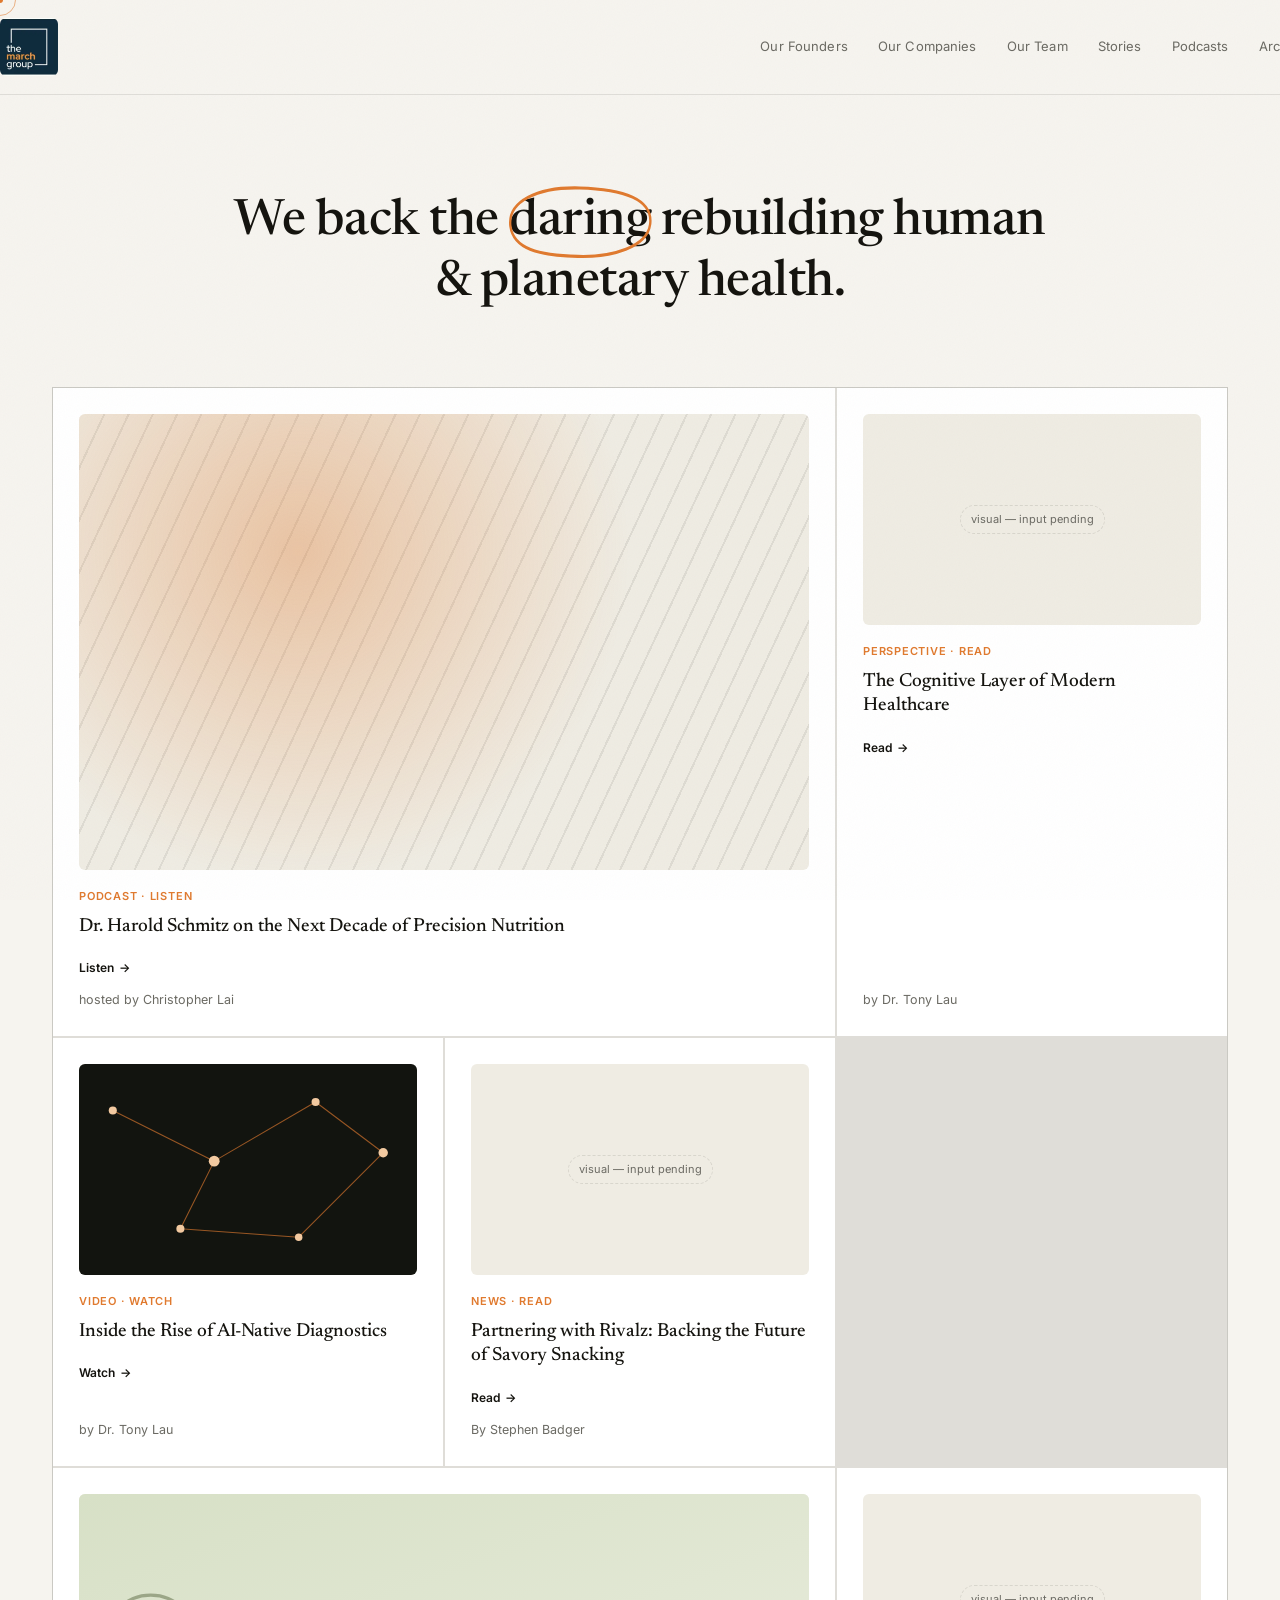
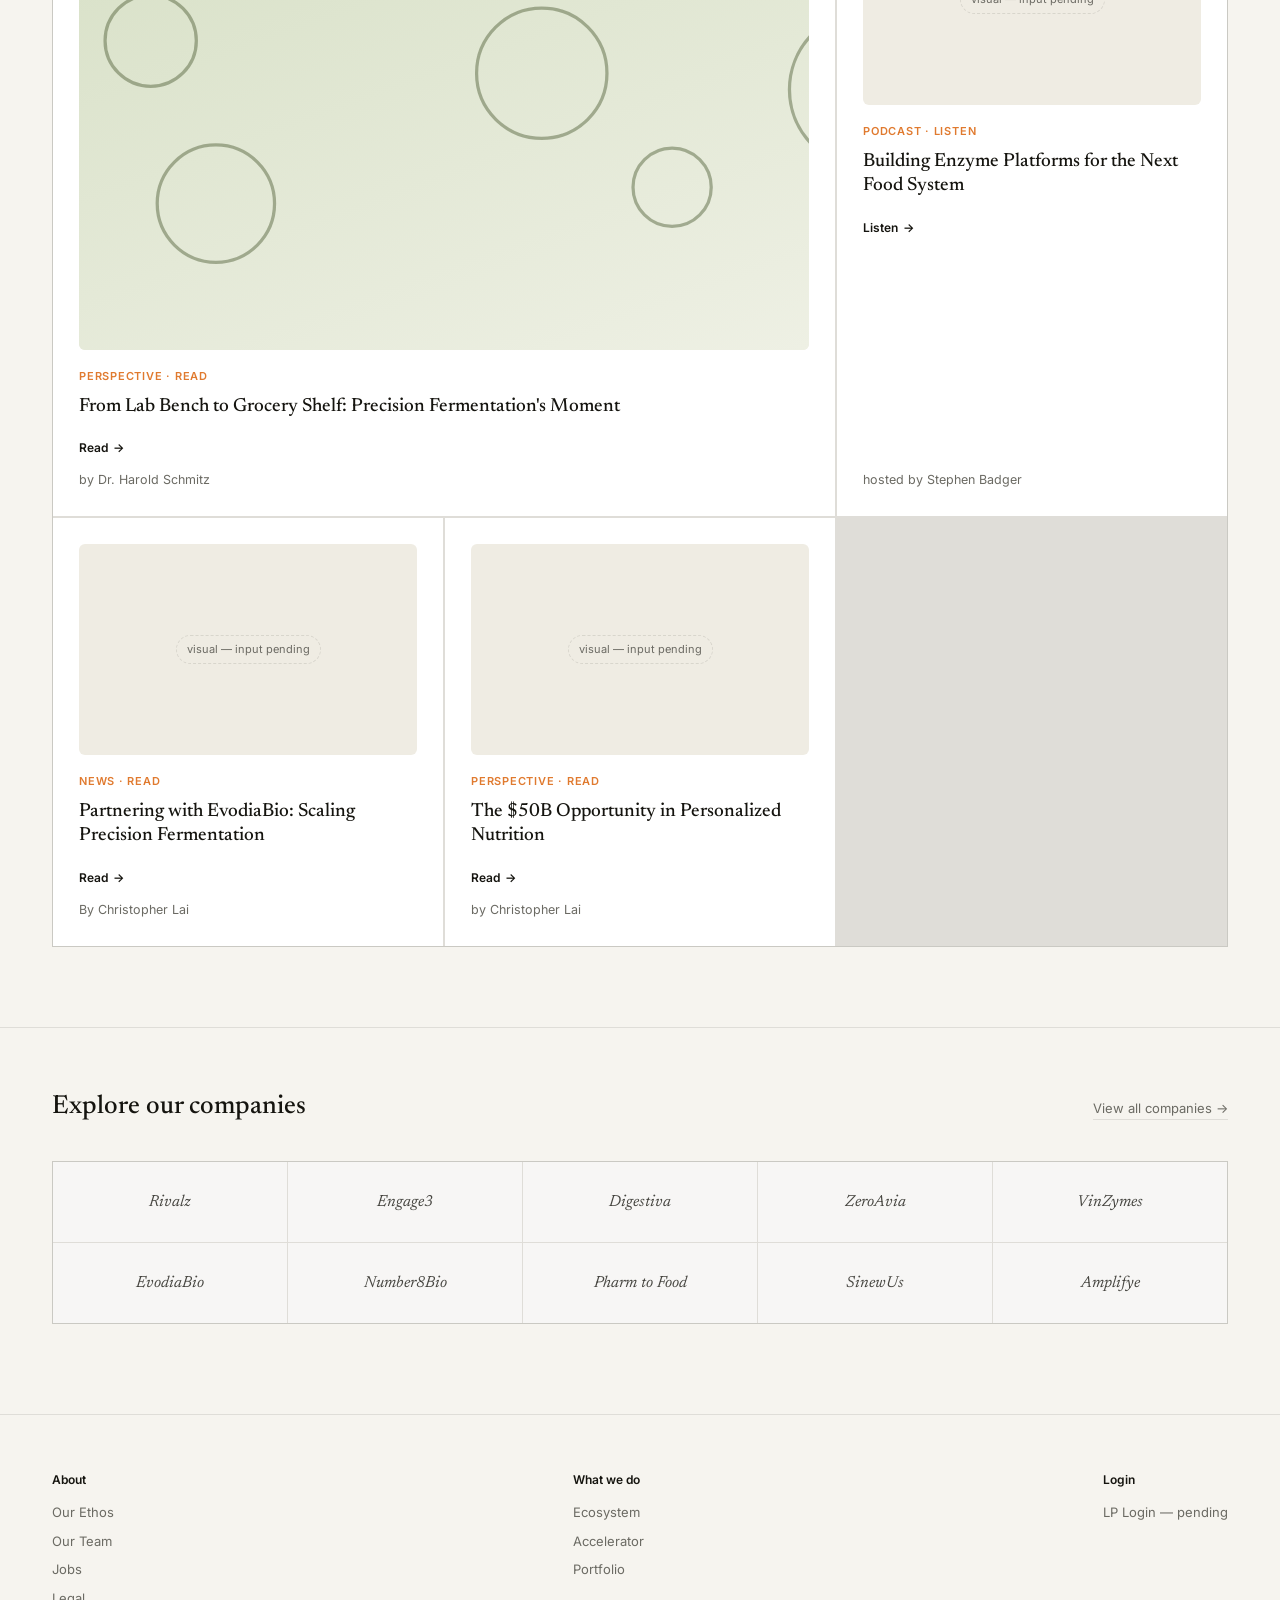
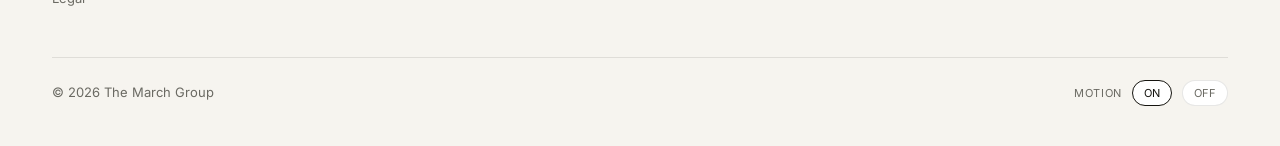
<file: index.html>
<!DOCTYPE html>
<html lang="en">
<head>
<meta charset="UTF-8">
<meta name="viewport" content="width=device-width, initial-scale=1, viewport-fit=cover">
<title>Home — The March Group</title>
<link rel="preconnect" href="https://fonts.googleapis.com">
<link rel="preconnect" href="https://fonts.gstatic.com" crossorigin>
<link href="https://fonts.googleapis.com/css2?family=Inter:wght@400;500;600;700&family=Newsreader:ital,wght@0,500;0,600;1,500&display=swap" rel="stylesheet">
<link rel="stylesheet" href="sequoia.css">
</head>
<body>
<div class="grain"></div>
<div class="cx-ring"></div>
<div class="cx-dot"></div>
<header>
  <div class="wrap navrow">
    <a href="index.html" class="logo"><img src="logo.png" alt="The March Group"></a>
    <nav>
      <a href="#" class="nav-mark">Our Founders<svg viewBox="0 0 200 80" preserveAspectRatio="none"><path d="M12,44 C8,20 46,6 100,7 C156,8 194,18 190,42 C186,64 142,74 98,73 C48,72 16,66 12,44 Z"/></svg></a>
      <a href="sq-portfolio.html" class="nav-mark">Our Companies<svg viewBox="0 0 200 80" preserveAspectRatio="none"><path d="M12,44 C8,20 46,6 100,7 C156,8 194,18 190,42 C186,64 142,74 98,73 C48,72 16,66 12,44 Z"/></svg></a>
      <a href="sq-team.html" class="nav-mark">Our Team<svg viewBox="0 0 200 80" preserveAspectRatio="none"><path d="M12,44 C8,20 46,6 100,7 C156,8 194,18 190,42 C186,64 142,74 98,73 C48,72 16,66 12,44 Z"/></svg></a>
      <a href="index.html#stories" class="nav-mark">Stories<svg viewBox="0 0 200 80" preserveAspectRatio="none"><path d="M12,44 C8,20 46,6 100,7 C156,8 194,18 190,42 C186,64 142,74 98,73 C48,72 16,66 12,44 Z"/></svg></a>
      <a href="#" class="nav-mark">Podcasts<svg viewBox="0 0 200 80" preserveAspectRatio="none"><path d="M12,44 C8,20 46,6 100,7 C156,8 194,18 190,42 C186,64 142,74 98,73 C48,72 16,66 12,44 Z"/></svg></a>
      <a href="#" class="nav-mark">Arc<svg viewBox="0 0 200 80" preserveAspectRatio="none"><path d="M12,44 C8,20 46,6 100,7 C156,8 194,18 190,42 C186,64 142,74 98,73 C48,72 16,66 12,44 Z"/></svg></a>
    </nav>
  </div>
</header>
<section class="hero">
  <div class="wrap">
    <h1 data-float="-16">We back the <span class="circle-mark">daring<svg viewBox="0 0 200 80" preserveAspectRatio="none"><path d="M12,44 C8,20 46,6 100,7 C156,8 194,18 190,42 C186,64 142,74 98,73 C48,72 16,66 12,44 Z"/></svg></span> rebuilding human &amp; planetary health.</h1>
  </div>
</section>

<section class="grid-wrap" id="stories">
  <div class="wrap">
    <div class="sgrid">
      <div class="scard span2 reveal">
        <div class="thumb"><div class="viz viz-nutrition"></div></div>
        <div class="tag">Podcast · Listen</div>
        <h3>Dr. Harold Schmitz on the Next Decade of Precision Nutrition</h3>
        <div class="cta">Listen</div>
        <div class="byline">hosted by Christopher Lai</div>
      </div>
      <div class="scard reveal">
        <div class="thumb pending"><span>visual — input pending</span></div>
        <div class="tag">Perspective · Read</div>
        <h3>The Cognitive Layer of Modern Healthcare</h3>
        <div class="cta">Read</div>
        <div class="byline">by Dr. Tony Lau</div>
      </div>
      <div class="scard reveal">
        <div class="thumb"><div class="viz viz-ai"><svg viewBox="0 0 200 130" preserveAspectRatio="xMidYMid slice"><g stroke="#e07a2f" stroke-width="0.6" opacity="0.65"><line x1="20" y1="30" x2="80" y2="60"/><line x1="80" y1="60" x2="140" y2="25"/><line x1="80" y1="60" x2="60" y2="100"/><line x1="140" y1="25" x2="180" y2="55"/><line x1="60" y1="100" x2="130" y2="105"/><line x1="130" y1="105" x2="180" y2="55"/></g><g fill="#f2c9a0"><circle cx="20" cy="30" r="2.4"/><circle cx="80" cy="60" r="3.2"/><circle cx="140" cy="25" r="2.4"/><circle cx="60" cy="100" r="2.4"/><circle cx="180" cy="55" r="2.8"/><circle cx="130" cy="105" r="2.2"/></g></svg></div></div>
        <div class="tag">Video · Watch</div>
        <h3>Inside the Rise of AI-Native Diagnostics</h3>
        <div class="cta">Watch</div>
        <div class="byline">by Dr. Tony Lau</div>
      </div>
      <div class="scard reveal">
        <div class="thumb pending"><span>visual — input pending</span></div>
        <div class="tag">News · Read</div>
        <h3>Partnering with Rivalz: Backing the Future of Savory Snacking</h3>
        <div class="cta">Read</div>
        <div class="byline">By Stephen Badger</div>
      </div>
      <div class="scard span2 reveal">
        <div class="thumb"><div class="viz viz-food"><svg viewBox="0 0 400 140" preserveAspectRatio="xMidYMid slice"><g fill="none" stroke="#5c6b45" stroke-width="1" opacity="0.5"><circle cx="60" cy="70" r="26"/><circle cx="110" cy="45" r="14"/><circle cx="130" cy="95" r="18"/><circle cx="230" cy="55" r="20"/><circle cx="270" cy="90" r="12"/><circle cx="330" cy="60" r="24"/></g></svg></div></div>
        <div class="tag">Perspective · Read</div>
        <h3>From Lab Bench to Grocery Shelf: Precision Fermentation's Moment</h3>
        <div class="cta">Read</div>
        <div class="byline">by Dr. Harold Schmitz</div>
      </div>
      <div class="scard reveal">
        <div class="thumb pending"><span>visual — input pending</span></div>
        <div class="tag">Podcast · Listen</div>
        <h3>Building Enzyme Platforms for the Next Food System</h3>
        <div class="cta">Listen</div>
        <div class="byline">hosted by Stephen Badger</div>
      </div>
      <div class="scard reveal">
        <div class="thumb pending"><span>visual — input pending</span></div>
        <div class="tag">News · Read</div>
        <h3>Partnering with EvodiaBio: Scaling Precision Fermentation</h3>
        <div class="cta">Read</div>
        <div class="byline">By Christopher Lai</div>
      </div>
      <div class="scard reveal">
        <div class="thumb pending"><span>visual — input pending</span></div>
        <div class="tag">Perspective · Read</div>
        <h3>The $50B Opportunity in Personalized Nutrition</h3>
        <div class="cta">Read</div>
        <div class="byline">by Christopher Lai</div>
      </div>
    </div>
  </div>
</section>

<section class="pband">
  <div class="wrap">
    <div class="head reveal">
      <h2>Explore our companies</h2>
      <a href="sq-portfolio.html">View all companies →</a>
    </div>
    <div class="wordmarks reveal">
      <span>Rivalz</span><span>Engage3</span><span>Digestiva</span><span>ZeroAvia</span><span>VinZymes</span>
      <span>EvodiaBio</span><span>Number8Bio</span><span>Pharm to Food</span><span>SinewUs</span><span>Amplifye</span>
    </div>
  </div>
</section>
<footer>
  <div class="wrap">
    <div class="fcols">
      <div class="fcol">
        <h5>About</h5>
        <a href="#">Our Ethos</a>
        <a href="sq-team.html">Our Team</a>
        <a href="#">Jobs</a>
        <a href="#">Legal</a>
      </div>
      <div class="fcol">
        <h5>What we do</h5>
        <a href="sq-ecosystem.html">Ecosystem</a>
        <a href="sq-accelerator.html">Accelerator</a>
        <a href="sq-portfolio.html">Portfolio</a>
      </div>
      <div class="fcol">
        <h5>Login</h5>
        <a href="#">LP Login — pending</a>
      </div>
    </div>
    <div class="fbottom">
      <span>© 2026 The March Group</span>
      <div class="motion-toggle">
        MOTION
        <button id="motionOn" class="active">ON</button>
        <button id="motionOff">OFF</button>
      </div>
    </div>
  </div>
</footer>
<script src="sequoia.js"></script>
</body>
</html>
</file>
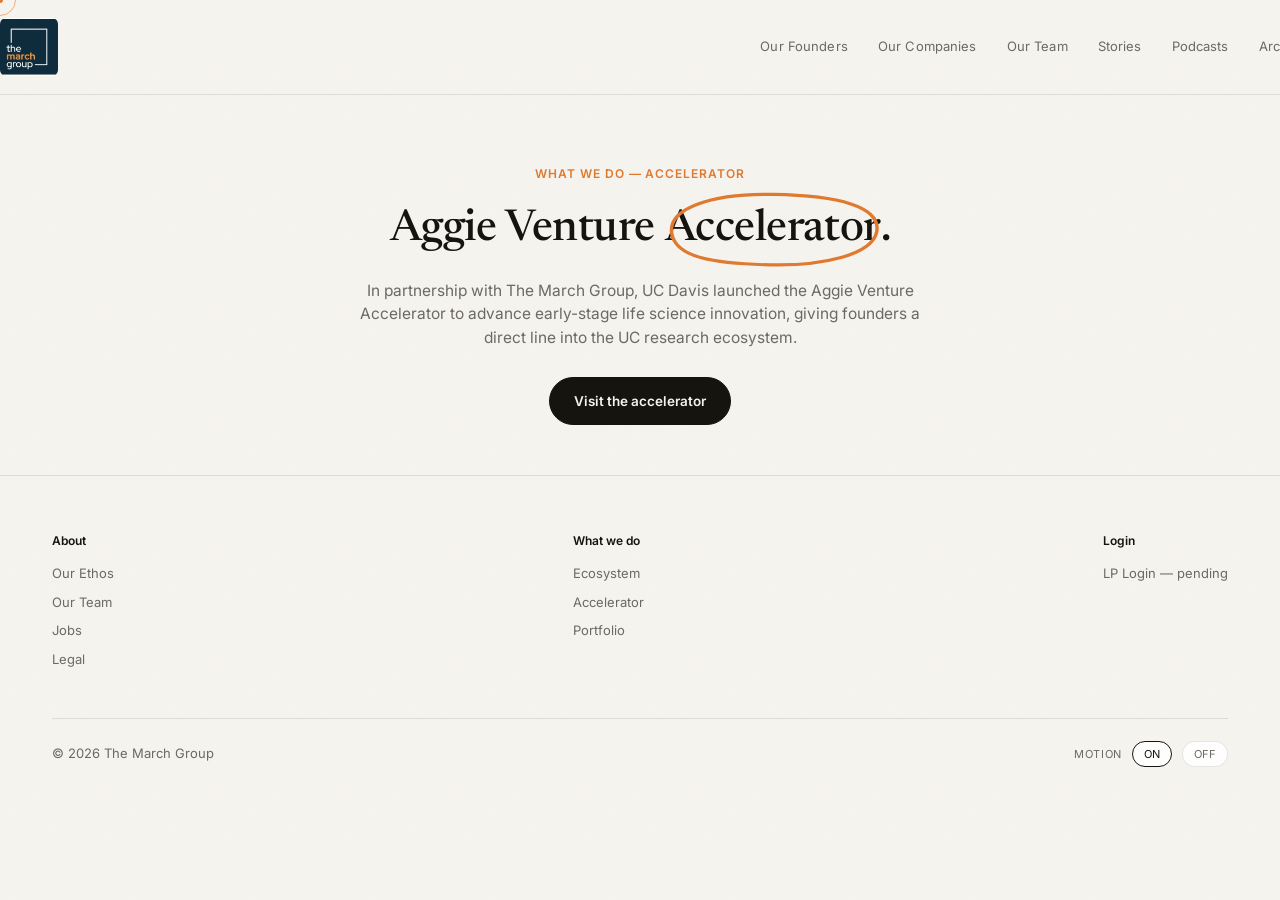
<file: sq-accelerator.html>
<!DOCTYPE html>
<html lang="en">
<head>
<meta charset="UTF-8">
<meta name="viewport" content="width=device-width, initial-scale=1, viewport-fit=cover">
<title>Accelerator — The March Group</title>
<link rel="preconnect" href="https://fonts.googleapis.com">
<link rel="preconnect" href="https://fonts.gstatic.com" crossorigin>
<link href="https://fonts.googleapis.com/css2?family=Inter:wght@400;500;600;700&family=Newsreader:ital,wght@0,500;0,600;1,500&display=swap" rel="stylesheet">
<link rel="stylesheet" href="sequoia.css">
</head>
<body>
<div class="grain"></div>
<div class="cx-ring"></div>
<div class="cx-dot"></div>
<header>
  <div class="wrap navrow">
    <a href="index.html" class="logo"><img src="logo.png" alt="The March Group"></a>
    <nav>
      <a href="#" class="nav-mark">Our Founders<svg viewBox="0 0 200 80" preserveAspectRatio="none"><path d="M12,44 C8,20 46,6 100,7 C156,8 194,18 190,42 C186,64 142,74 98,73 C48,72 16,66 12,44 Z"/></svg></a>
      <a href="sq-portfolio.html" class="nav-mark">Our Companies<svg viewBox="0 0 200 80" preserveAspectRatio="none"><path d="M12,44 C8,20 46,6 100,7 C156,8 194,18 190,42 C186,64 142,74 98,73 C48,72 16,66 12,44 Z"/></svg></a>
      <a href="sq-team.html" class="nav-mark">Our Team<svg viewBox="0 0 200 80" preserveAspectRatio="none"><path d="M12,44 C8,20 46,6 100,7 C156,8 194,18 190,42 C186,64 142,74 98,73 C48,72 16,66 12,44 Z"/></svg></a>
      <a href="index.html#stories" class="nav-mark">Stories<svg viewBox="0 0 200 80" preserveAspectRatio="none"><path d="M12,44 C8,20 46,6 100,7 C156,8 194,18 190,42 C186,64 142,74 98,73 C48,72 16,66 12,44 Z"/></svg></a>
      <a href="#" class="nav-mark">Podcasts<svg viewBox="0 0 200 80" preserveAspectRatio="none"><path d="M12,44 C8,20 46,6 100,7 C156,8 194,18 190,42 C186,64 142,74 98,73 C48,72 16,66 12,44 Z"/></svg></a>
      <a href="#" class="nav-mark">Arc<svg viewBox="0 0 200 80" preserveAspectRatio="none"><path d="M12,44 C8,20 46,6 100,7 C156,8 194,18 190,42 C186,64 142,74 98,73 C48,72 16,66 12,44 Z"/></svg></a>
    </nav>
  </div>
</header>
<section class="pagehead">
  <div class="wrap reveal">
    <div class="kicker">What we do — Accelerator</div>
    <h1 data-float="-10">Aggie Venture <span class="circle-mark">Accelerator<svg viewBox="0 0 200 80" preserveAspectRatio="none"><path d="M12,44 C8,20 46,6 100,7 C156,8 194,18 190,42 C186,64 142,74 98,73 C48,72 16,66 12,44 Z"/></svg></span>.</h1>
    <p>In partnership with The March Group, UC Davis launched the Aggie Venture Accelerator to advance early-stage life science innovation, giving founders a direct line into the UC research ecosystem.</p>
    <div style="margin-top:28px;">
      <a href="https://iedo.ucdavis.edu/aggie-venture-accelerator" target="_blank" class="btn btn-primary magnetic">Visit the accelerator</a>
    </div>
  </div>
</section>
<footer>
  <div class="wrap">
    <div class="fcols">
      <div class="fcol">
        <h5>About</h5>
        <a href="#">Our Ethos</a>
        <a href="sq-team.html">Our Team</a>
        <a href="#">Jobs</a>
        <a href="#">Legal</a>
      </div>
      <div class="fcol">
        <h5>What we do</h5>
        <a href="sq-ecosystem.html">Ecosystem</a>
        <a href="sq-accelerator.html">Accelerator</a>
        <a href="sq-portfolio.html">Portfolio</a>
      </div>
      <div class="fcol">
        <h5>Login</h5>
        <a href="#">LP Login — pending</a>
      </div>
    </div>
    <div class="fbottom">
      <span>© 2026 The March Group</span>
      <div class="motion-toggle">
        MOTION
        <button id="motionOn" class="active">ON</button>
        <button id="motionOff">OFF</button>
      </div>
    </div>
  </div>
</footer>
<script src="sequoia.js"></script>
</body>
</html>
</file>
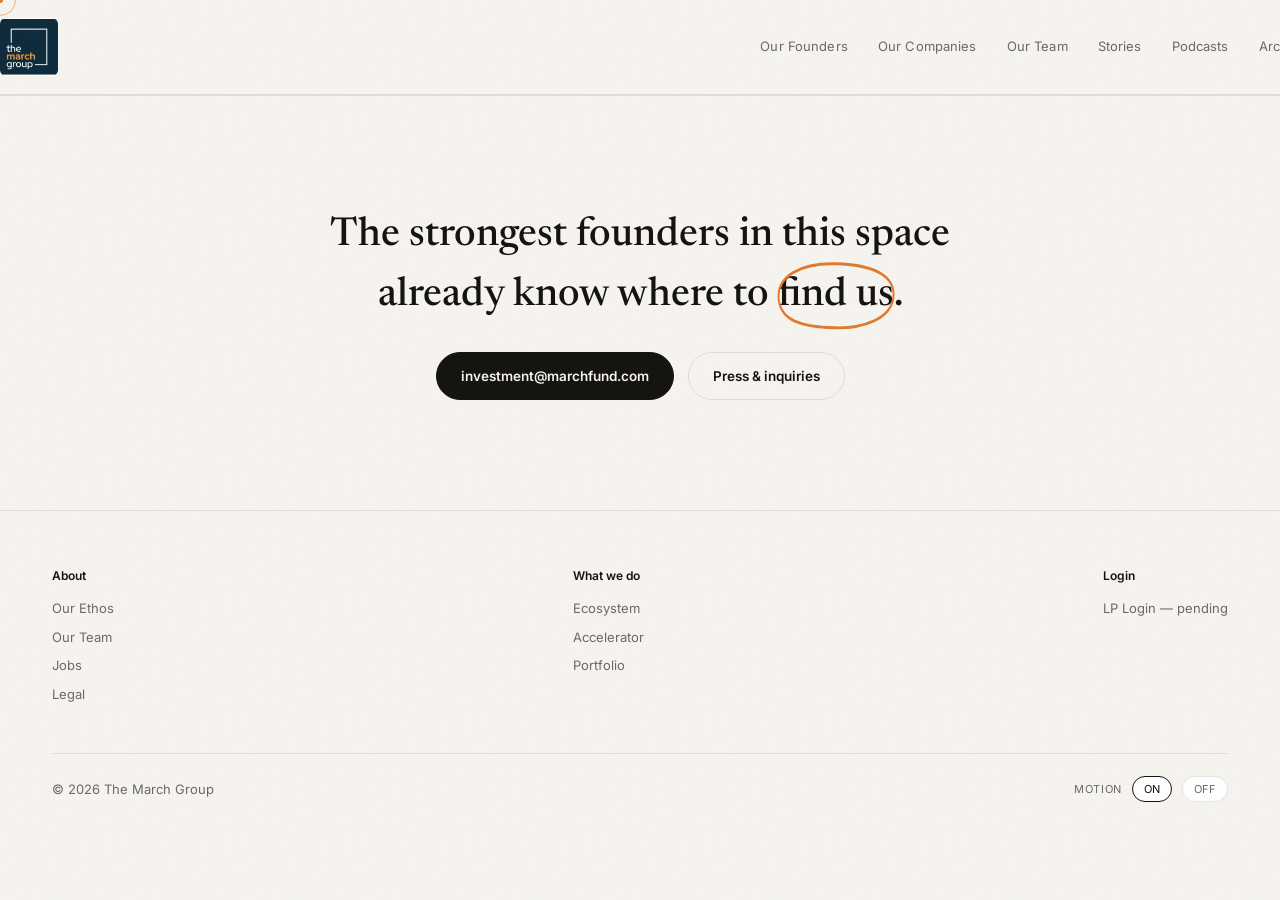
<file: sq-contact.html>
<!DOCTYPE html>
<html lang="en">
<head>
<meta charset="UTF-8">
<meta name="viewport" content="width=device-width, initial-scale=1, viewport-fit=cover">
<title>Contact — The March Group</title>
<link rel="preconnect" href="https://fonts.googleapis.com">
<link rel="preconnect" href="https://fonts.gstatic.com" crossorigin>
<link href="https://fonts.googleapis.com/css2?family=Inter:wght@400;500;600;700&family=Newsreader:ital,wght@0,500;0,600;1,500&display=swap" rel="stylesheet">
<link rel="stylesheet" href="sequoia.css">
</head>
<body>
<div class="grain"></div>
<div class="cx-ring"></div>
<div class="cx-dot"></div>
<header>
  <div class="wrap navrow">
    <a href="index.html" class="logo"><img src="logo.png" alt="The March Group"></a>
    <nav>
      <a href="#" class="nav-mark">Our Founders<svg viewBox="0 0 200 80" preserveAspectRatio="none"><path d="M12,44 C8,20 46,6 100,7 C156,8 194,18 190,42 C186,64 142,74 98,73 C48,72 16,66 12,44 Z"/></svg></a>
      <a href="sq-portfolio.html" class="nav-mark">Our Companies<svg viewBox="0 0 200 80" preserveAspectRatio="none"><path d="M12,44 C8,20 46,6 100,7 C156,8 194,18 190,42 C186,64 142,74 98,73 C48,72 16,66 12,44 Z"/></svg></a>
      <a href="sq-team.html" class="nav-mark">Our Team<svg viewBox="0 0 200 80" preserveAspectRatio="none"><path d="M12,44 C8,20 46,6 100,7 C156,8 194,18 190,42 C186,64 142,74 98,73 C48,72 16,66 12,44 Z"/></svg></a>
      <a href="index.html#stories" class="nav-mark">Stories<svg viewBox="0 0 200 80" preserveAspectRatio="none"><path d="M12,44 C8,20 46,6 100,7 C156,8 194,18 190,42 C186,64 142,74 98,73 C48,72 16,66 12,44 Z"/></svg></a>
      <a href="#" class="nav-mark">Podcasts<svg viewBox="0 0 200 80" preserveAspectRatio="none"><path d="M12,44 C8,20 46,6 100,7 C156,8 194,18 190,42 C186,64 142,74 98,73 C48,72 16,66 12,44 Z"/></svg></a>
      <a href="#" class="nav-mark">Arc<svg viewBox="0 0 200 80" preserveAspectRatio="none"><path d="M12,44 C8,20 46,6 100,7 C156,8 194,18 190,42 C186,64 142,74 98,73 C48,72 16,66 12,44 Z"/></svg></a>
    </nav>
  </div>
</header>
<section class="cta-sec">
  <div class="wrap reveal">
    <h2>The strongest founders in this space already know where to <span class="circle-mark">find us<svg viewBox="0 0 200 80" preserveAspectRatio="none"><path d="M12,44 C8,20 46,6 100,7 C156,8 194,18 190,42 C186,64 142,74 98,73 C48,72 16,66 12,44 Z"/></svg></span>.</h2>
    <div style="display:flex; gap:14px; justify-content:center; flex-wrap:wrap;">
      <a href="mailto:investment@marchfund.com" class="btn btn-primary magnetic">investment@marchfund.com</a>
      <a href="mailto:contact@marchfund.com" class="btn btn-ghost magnetic">Press &amp; inquiries</a>
    </div>
  </div>
</section>
<footer>
  <div class="wrap">
    <div class="fcols">
      <div class="fcol">
        <h5>About</h5>
        <a href="#">Our Ethos</a>
        <a href="sq-team.html">Our Team</a>
        <a href="#">Jobs</a>
        <a href="#">Legal</a>
      </div>
      <div class="fcol">
        <h5>What we do</h5>
        <a href="sq-ecosystem.html">Ecosystem</a>
        <a href="sq-accelerator.html">Accelerator</a>
        <a href="sq-portfolio.html">Portfolio</a>
      </div>
      <div class="fcol">
        <h5>Login</h5>
        <a href="#">LP Login — pending</a>
      </div>
    </div>
    <div class="fbottom">
      <span>© 2026 The March Group</span>
      <div class="motion-toggle">
        MOTION
        <button id="motionOn" class="active">ON</button>
        <button id="motionOff">OFF</button>
      </div>
    </div>
  </div>
</footer>
<script src="sequoia.js"></script>
</body>
</html>
</file>
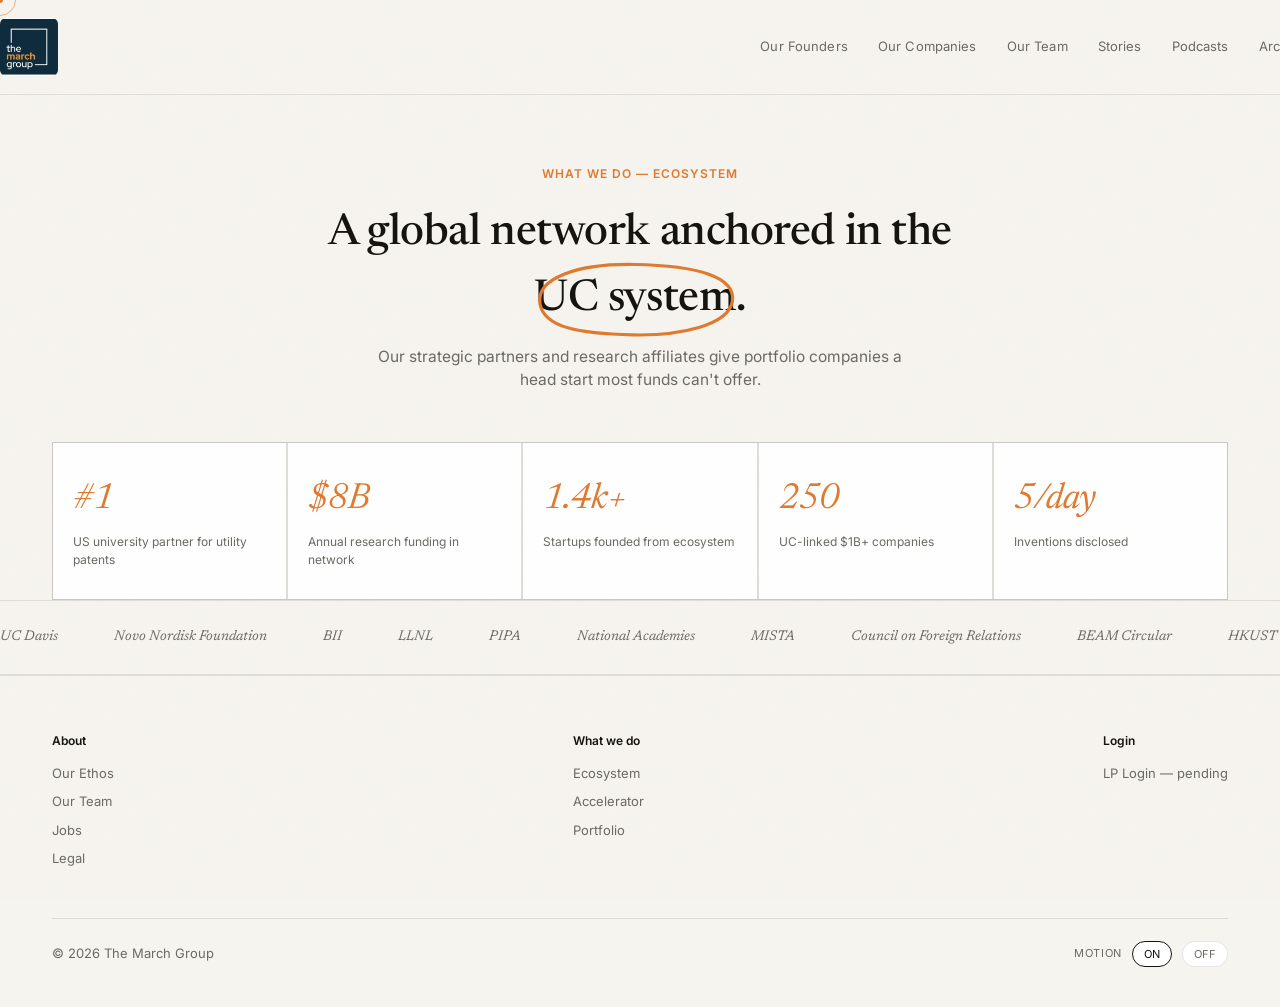
<file: sq-ecosystem.html>
<!DOCTYPE html>
<html lang="en">
<head>
<meta charset="UTF-8">
<meta name="viewport" content="width=device-width, initial-scale=1, viewport-fit=cover">
<title>Ecosystem — The March Group</title>
<link rel="preconnect" href="https://fonts.googleapis.com">
<link rel="preconnect" href="https://fonts.gstatic.com" crossorigin>
<link href="https://fonts.googleapis.com/css2?family=Inter:wght@400;500;600;700&family=Newsreader:ital,wght@0,500;0,600;1,500&display=swap" rel="stylesheet">
<link rel="stylesheet" href="sequoia.css">
</head>
<body>
<div class="grain"></div>
<div class="cx-ring"></div>
<div class="cx-dot"></div>
<header>
  <div class="wrap navrow">
    <a href="index.html" class="logo"><img src="logo.png" alt="The March Group"></a>
    <nav>
      <a href="#" class="nav-mark">Our Founders<svg viewBox="0 0 200 80" preserveAspectRatio="none"><path d="M12,44 C8,20 46,6 100,7 C156,8 194,18 190,42 C186,64 142,74 98,73 C48,72 16,66 12,44 Z"/></svg></a>
      <a href="sq-portfolio.html" class="nav-mark">Our Companies<svg viewBox="0 0 200 80" preserveAspectRatio="none"><path d="M12,44 C8,20 46,6 100,7 C156,8 194,18 190,42 C186,64 142,74 98,73 C48,72 16,66 12,44 Z"/></svg></a>
      <a href="sq-team.html" class="nav-mark">Our Team<svg viewBox="0 0 200 80" preserveAspectRatio="none"><path d="M12,44 C8,20 46,6 100,7 C156,8 194,18 190,42 C186,64 142,74 98,73 C48,72 16,66 12,44 Z"/></svg></a>
      <a href="index.html#stories" class="nav-mark">Stories<svg viewBox="0 0 200 80" preserveAspectRatio="none"><path d="M12,44 C8,20 46,6 100,7 C156,8 194,18 190,42 C186,64 142,74 98,73 C48,72 16,66 12,44 Z"/></svg></a>
      <a href="#" class="nav-mark">Podcasts<svg viewBox="0 0 200 80" preserveAspectRatio="none"><path d="M12,44 C8,20 46,6 100,7 C156,8 194,18 190,42 C186,64 142,74 98,73 C48,72 16,66 12,44 Z"/></svg></a>
      <a href="#" class="nav-mark">Arc<svg viewBox="0 0 200 80" preserveAspectRatio="none"><path d="M12,44 C8,20 46,6 100,7 C156,8 194,18 190,42 C186,64 142,74 98,73 C48,72 16,66 12,44 Z"/></svg></a>
    </nav>
  </div>
</header>
<section class="pagehead">
  <div class="wrap reveal">
    <div class="kicker">What we do — Ecosystem</div>
    <h1 data-float="-10">A global network anchored in the <span class="circle-mark">UC system<svg viewBox="0 0 200 80" preserveAspectRatio="none"><path d="M12,44 C8,20 46,6 100,7 C156,8 194,18 190,42 C186,64 142,74 98,73 C48,72 16,66 12,44 Z"/></svg></span>.</h1>
    <p>Our strategic partners and research affiliates give portfolio companies a head start most funds can't offer.</p>
  </div>
</section>
<section style="border-top:none; padding-top:0;">
  <div class="wrap">
    <div class="stats5 reveal">
      <div class="stat-item"><div class="num">#1</div><div class="lbl">US university partner for utility patents</div></div>
      <div class="stat-item"><div class="num">$8B</div><div class="lbl">Annual research funding in network</div></div>
      <div class="stat-item"><div class="num">1.4k+</div><div class="lbl">Startups founded from ecosystem</div></div>
      <div class="stat-item"><div class="num">250</div><div class="lbl">UC-linked $1B+ companies</div></div>
      <div class="stat-item"><div class="num">5/day</div><div class="lbl">Inventions disclosed</div></div>
    </div>
  </div>
</section>
<div class="marquee-wrap">
  <div class="marquee">
    <span>UC Davis</span><span>Novo Nordisk Foundation</span><span>BII</span><span>LLNL</span><span>PIPA</span><span>National Academies</span><span>MISTA</span><span>Council on Foreign Relations</span><span>BEAM Circular</span><span>HKUST</span>
    <span>UC Davis</span><span>Novo Nordisk Foundation</span><span>BII</span><span>LLNL</span><span>PIPA</span><span>National Academies</span><span>MISTA</span><span>Council on Foreign Relations</span><span>BEAM Circular</span><span>HKUST</span>
  </div>
</div>
<footer>
  <div class="wrap">
    <div class="fcols">
      <div class="fcol">
        <h5>About</h5>
        <a href="#">Our Ethos</a>
        <a href="sq-team.html">Our Team</a>
        <a href="#">Jobs</a>
        <a href="#">Legal</a>
      </div>
      <div class="fcol">
        <h5>What we do</h5>
        <a href="sq-ecosystem.html">Ecosystem</a>
        <a href="sq-accelerator.html">Accelerator</a>
        <a href="sq-portfolio.html">Portfolio</a>
      </div>
      <div class="fcol">
        <h5>Login</h5>
        <a href="#">LP Login — pending</a>
      </div>
    </div>
    <div class="fbottom">
      <span>© 2026 The March Group</span>
      <div class="motion-toggle">
        MOTION
        <button id="motionOn" class="active">ON</button>
        <button id="motionOff">OFF</button>
      </div>
    </div>
  </div>
</footer>
<script src="sequoia.js"></script>
</body>
</html>
</file>
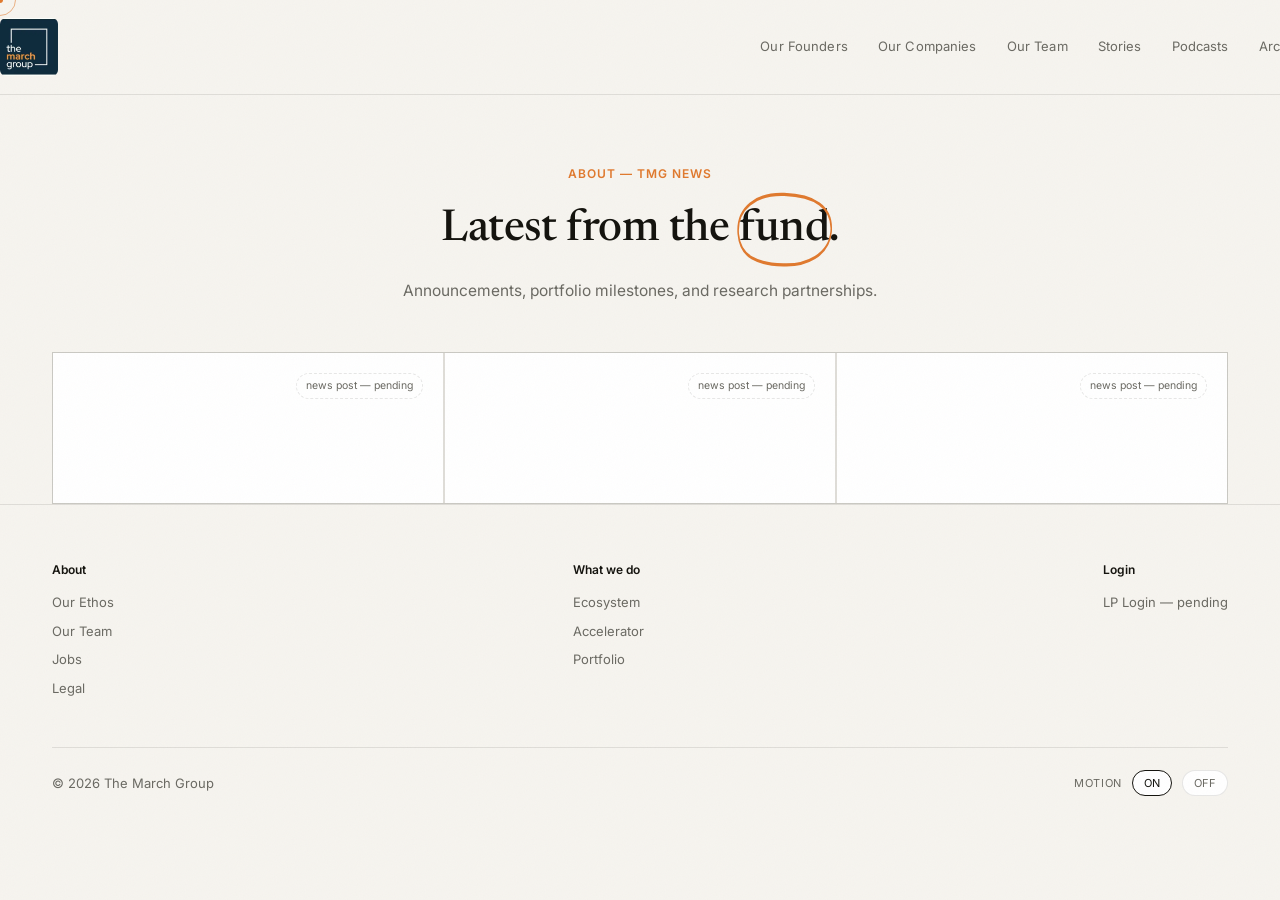
<file: sq-news.html>
<!DOCTYPE html>
<html lang="en">
<head>
<meta charset="UTF-8">
<meta name="viewport" content="width=device-width, initial-scale=1, viewport-fit=cover">
<title>TMG News — The March Group</title>
<link rel="preconnect" href="https://fonts.googleapis.com">
<link rel="preconnect" href="https://fonts.gstatic.com" crossorigin>
<link href="https://fonts.googleapis.com/css2?family=Inter:wght@400;500;600;700&family=Newsreader:ital,wght@0,500;0,600;1,500&display=swap" rel="stylesheet">
<link rel="stylesheet" href="sequoia.css">
</head>
<body>
<div class="grain"></div>
<div class="cx-ring"></div>
<div class="cx-dot"></div>
<header>
  <div class="wrap navrow">
    <a href="index.html" class="logo"><img src="logo.png" alt="The March Group"></a>
    <nav>
      <a href="#" class="nav-mark">Our Founders<svg viewBox="0 0 200 80" preserveAspectRatio="none"><path d="M12,44 C8,20 46,6 100,7 C156,8 194,18 190,42 C186,64 142,74 98,73 C48,72 16,66 12,44 Z"/></svg></a>
      <a href="sq-portfolio.html" class="nav-mark">Our Companies<svg viewBox="0 0 200 80" preserveAspectRatio="none"><path d="M12,44 C8,20 46,6 100,7 C156,8 194,18 190,42 C186,64 142,74 98,73 C48,72 16,66 12,44 Z"/></svg></a>
      <a href="sq-team.html" class="nav-mark">Our Team<svg viewBox="0 0 200 80" preserveAspectRatio="none"><path d="M12,44 C8,20 46,6 100,7 C156,8 194,18 190,42 C186,64 142,74 98,73 C48,72 16,66 12,44 Z"/></svg></a>
      <a href="index.html#stories" class="nav-mark">Stories<svg viewBox="0 0 200 80" preserveAspectRatio="none"><path d="M12,44 C8,20 46,6 100,7 C156,8 194,18 190,42 C186,64 142,74 98,73 C48,72 16,66 12,44 Z"/></svg></a>
      <a href="#" class="nav-mark">Podcasts<svg viewBox="0 0 200 80" preserveAspectRatio="none"><path d="M12,44 C8,20 46,6 100,7 C156,8 194,18 190,42 C186,64 142,74 98,73 C48,72 16,66 12,44 Z"/></svg></a>
      <a href="#" class="nav-mark">Arc<svg viewBox="0 0 200 80" preserveAspectRatio="none"><path d="M12,44 C8,20 46,6 100,7 C156,8 194,18 190,42 C186,64 142,74 98,73 C48,72 16,66 12,44 Z"/></svg></a>
    </nav>
  </div>
</header>
<section class="pagehead">
  <div class="wrap reveal">
    <div class="kicker">About — TMG News</div>
    <h1 data-float="-10">Latest from the <span class="circle-mark">fund<svg viewBox="0 0 200 80" preserveAspectRatio="none"><path d="M12,44 C8,20 46,6 100,7 C156,8 194,18 190,42 C186,64 142,74 98,73 C48,72 16,66 12,44 Z"/></svg></span>.</h1>
    <p>Announcements, portfolio milestones, and research partnerships.</p>
  </div>
</section>
<section style="border-top:none; padding-top:0;">
  <div class="wrap">
    <div class="cards3 reveal">
      <div class="card-item"><div class="pend">news post — pending</div><h4>&nbsp;</h4></div>
      <div class="card-item"><div class="pend">news post — pending</div><h4>&nbsp;</h4></div>
      <div class="card-item"><div class="pend">news post — pending</div><h4>&nbsp;</h4></div>
    </div>
  </div>
</section>
<footer>
  <div class="wrap">
    <div class="fcols">
      <div class="fcol">
        <h5>About</h5>
        <a href="#">Our Ethos</a>
        <a href="sq-team.html">Our Team</a>
        <a href="#">Jobs</a>
        <a href="#">Legal</a>
      </div>
      <div class="fcol">
        <h5>What we do</h5>
        <a href="sq-ecosystem.html">Ecosystem</a>
        <a href="sq-accelerator.html">Accelerator</a>
        <a href="sq-portfolio.html">Portfolio</a>
      </div>
      <div class="fcol">
        <h5>Login</h5>
        <a href="#">LP Login — pending</a>
      </div>
    </div>
    <div class="fbottom">
      <span>© 2026 The March Group</span>
      <div class="motion-toggle">
        MOTION
        <button id="motionOn" class="active">ON</button>
        <button id="motionOff">OFF</button>
      </div>
    </div>
  </div>
</footer>
<script src="sequoia.js"></script>
</body>
</html>
</file>
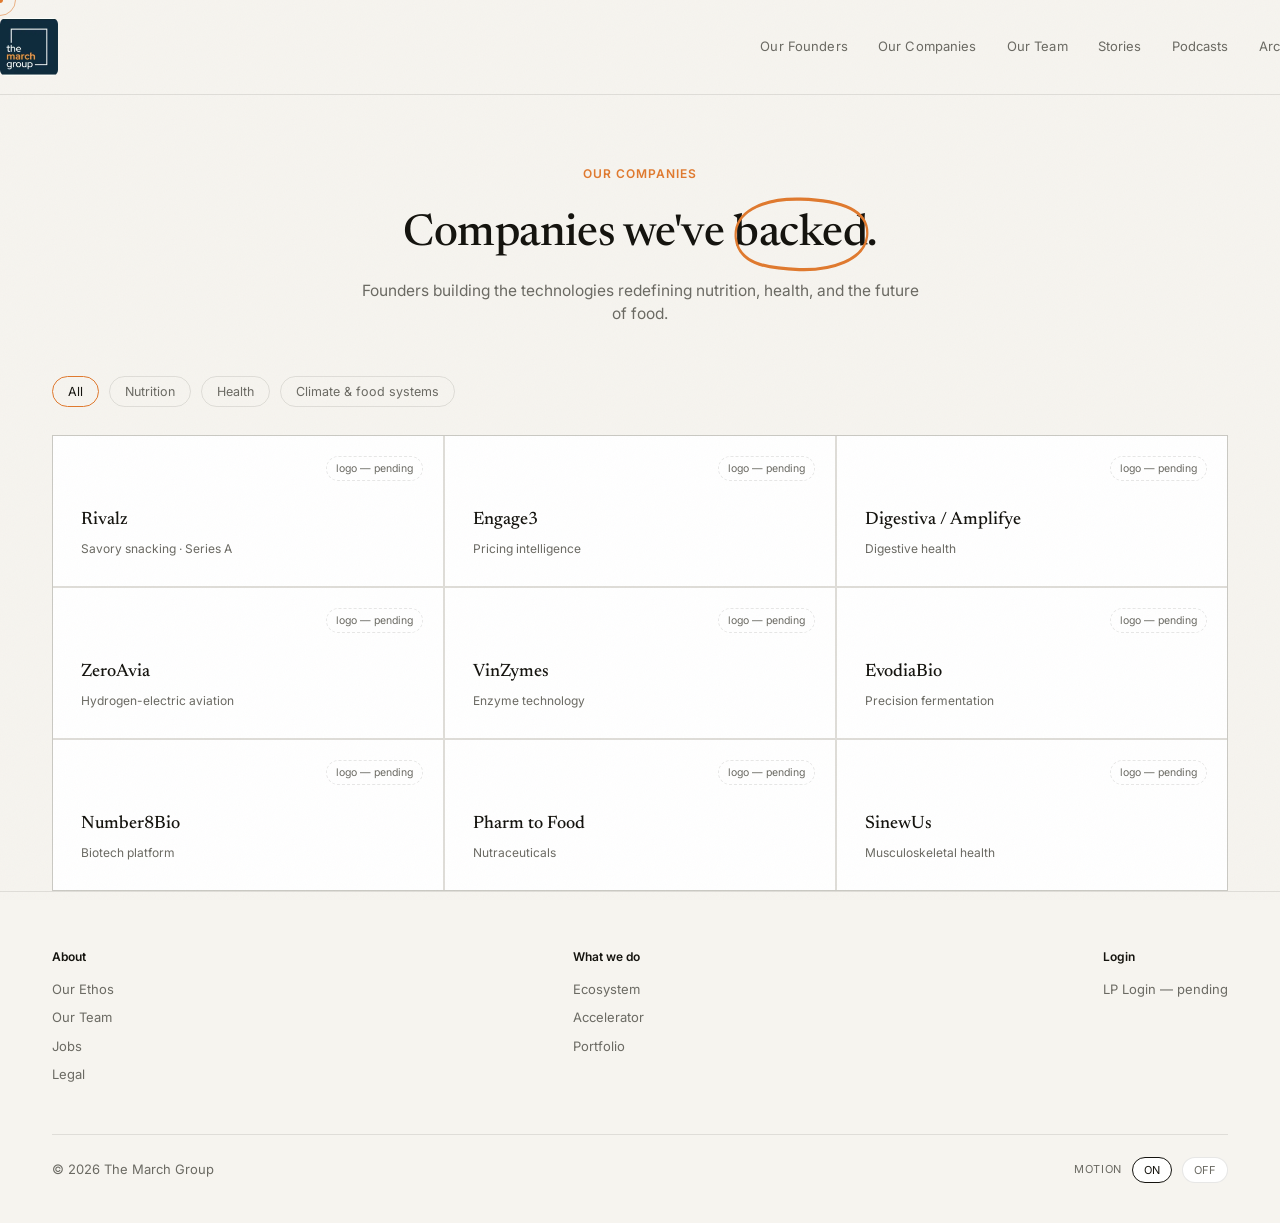
<file: sq-portfolio.html>
<!DOCTYPE html>
<html lang="en">
<head>
<meta charset="UTF-8">
<meta name="viewport" content="width=device-width, initial-scale=1, viewport-fit=cover">
<title>Our Companies — The March Group</title>
<link rel="preconnect" href="https://fonts.googleapis.com">
<link rel="preconnect" href="https://fonts.gstatic.com" crossorigin>
<link href="https://fonts.googleapis.com/css2?family=Inter:wght@400;500;600;700&family=Newsreader:ital,wght@0,500;0,600;1,500&display=swap" rel="stylesheet">
<link rel="stylesheet" href="sequoia.css">
</head>
<body>
<div class="grain"></div>
<div class="cx-ring"></div>
<div class="cx-dot"></div>
<header>
  <div class="wrap navrow">
    <a href="index.html" class="logo"><img src="logo.png" alt="The March Group"></a>
    <nav>
      <a href="#" class="nav-mark">Our Founders<svg viewBox="0 0 200 80" preserveAspectRatio="none"><path d="M12,44 C8,20 46,6 100,7 C156,8 194,18 190,42 C186,64 142,74 98,73 C48,72 16,66 12,44 Z"/></svg></a>
      <a href="sq-portfolio.html" class="nav-mark">Our Companies<svg viewBox="0 0 200 80" preserveAspectRatio="none"><path d="M12,44 C8,20 46,6 100,7 C156,8 194,18 190,42 C186,64 142,74 98,73 C48,72 16,66 12,44 Z"/></svg></a>
      <a href="sq-team.html" class="nav-mark">Our Team<svg viewBox="0 0 200 80" preserveAspectRatio="none"><path d="M12,44 C8,20 46,6 100,7 C156,8 194,18 190,42 C186,64 142,74 98,73 C48,72 16,66 12,44 Z"/></svg></a>
      <a href="index.html#stories" class="nav-mark">Stories<svg viewBox="0 0 200 80" preserveAspectRatio="none"><path d="M12,44 C8,20 46,6 100,7 C156,8 194,18 190,42 C186,64 142,74 98,73 C48,72 16,66 12,44 Z"/></svg></a>
      <a href="#" class="nav-mark">Podcasts<svg viewBox="0 0 200 80" preserveAspectRatio="none"><path d="M12,44 C8,20 46,6 100,7 C156,8 194,18 190,42 C186,64 142,74 98,73 C48,72 16,66 12,44 Z"/></svg></a>
      <a href="#" class="nav-mark">Arc<svg viewBox="0 0 200 80" preserveAspectRatio="none"><path d="M12,44 C8,20 46,6 100,7 C156,8 194,18 190,42 C186,64 142,74 98,73 C48,72 16,66 12,44 Z"/></svg></a>
    </nav>
  </div>
</header>
<section class="pagehead">
  <div class="wrap reveal">
    <div class="kicker">Our Companies</div>
    <h1 data-float="-10">Companies we've <span class="circle-mark">backed<svg viewBox="0 0 200 80" preserveAspectRatio="none"><path d="M12,44 C8,20 46,6 100,7 C156,8 194,18 190,42 C186,64 142,74 98,73 C48,72 16,66 12,44 Z"/></svg></span>.</h1>
    <p>Founders building the technologies redefining nutrition, health, and the future of food.</p>
  </div>
</section>
<section style="border-top:none; padding-top:0;">
  <div class="wrap">
    <div class="pfilter reveal">
      <button class="active" data-f="all">All</button>
      <button data-f="nutrition">Nutrition</button>
      <button data-f="health">Health</button>
      <button data-f="climate">Climate &amp; food systems</button>
    </div>
    <div class="cards3 reveal">
      <div class="card-item" data-c="nutrition"><div class="pend">logo — pending</div><h4>Rivalz</h4><div class="tag2">Savory snacking · Series A</div></div>
      <div class="card-item" data-c="health"><div class="pend">logo — pending</div><h4>Engage3</h4><div class="tag2">Pricing intelligence</div></div>
      <div class="card-item" data-c="nutrition"><div class="pend">logo — pending</div><h4>Digestiva / Amplifye</h4><div class="tag2">Digestive health</div></div>
      <div class="card-item" data-c="climate"><div class="pend">logo — pending</div><h4>ZeroAvia</h4><div class="tag2">Hydrogen-electric aviation</div></div>
      <div class="card-item" data-c="climate"><div class="pend">logo — pending</div><h4>VinZymes</h4><div class="tag2">Enzyme technology</div></div>
      <div class="card-item" data-c="climate"><div class="pend">logo — pending</div><h4>EvodiaBio</h4><div class="tag2">Precision fermentation</div></div>
      <div class="card-item" data-c="health"><div class="pend">logo — pending</div><h4>Number8Bio</h4><div class="tag2">Biotech platform</div></div>
      <div class="card-item" data-c="nutrition"><div class="pend">logo — pending</div><h4>Pharm to Food</h4><div class="tag2">Nutraceuticals</div></div>
      <div class="card-item" data-c="health"><div class="pend">logo — pending</div><h4>SinewUs</h4><div class="tag2">Musculoskeletal health</div></div>
    </div>
  </div>
</section>
<footer>
  <div class="wrap">
    <div class="fcols">
      <div class="fcol">
        <h5>About</h5>
        <a href="#">Our Ethos</a>
        <a href="sq-team.html">Our Team</a>
        <a href="#">Jobs</a>
        <a href="#">Legal</a>
      </div>
      <div class="fcol">
        <h5>What we do</h5>
        <a href="sq-ecosystem.html">Ecosystem</a>
        <a href="sq-accelerator.html">Accelerator</a>
        <a href="sq-portfolio.html">Portfolio</a>
      </div>
      <div class="fcol">
        <h5>Login</h5>
        <a href="#">LP Login — pending</a>
      </div>
    </div>
    <div class="fbottom">
      <span>© 2026 The March Group</span>
      <div class="motion-toggle">
        MOTION
        <button id="motionOn" class="active">ON</button>
        <button id="motionOff">OFF</button>
      </div>
    </div>
  </div>
</footer>
<script src="sequoia.js"></script>
</body>
</html>
</file>
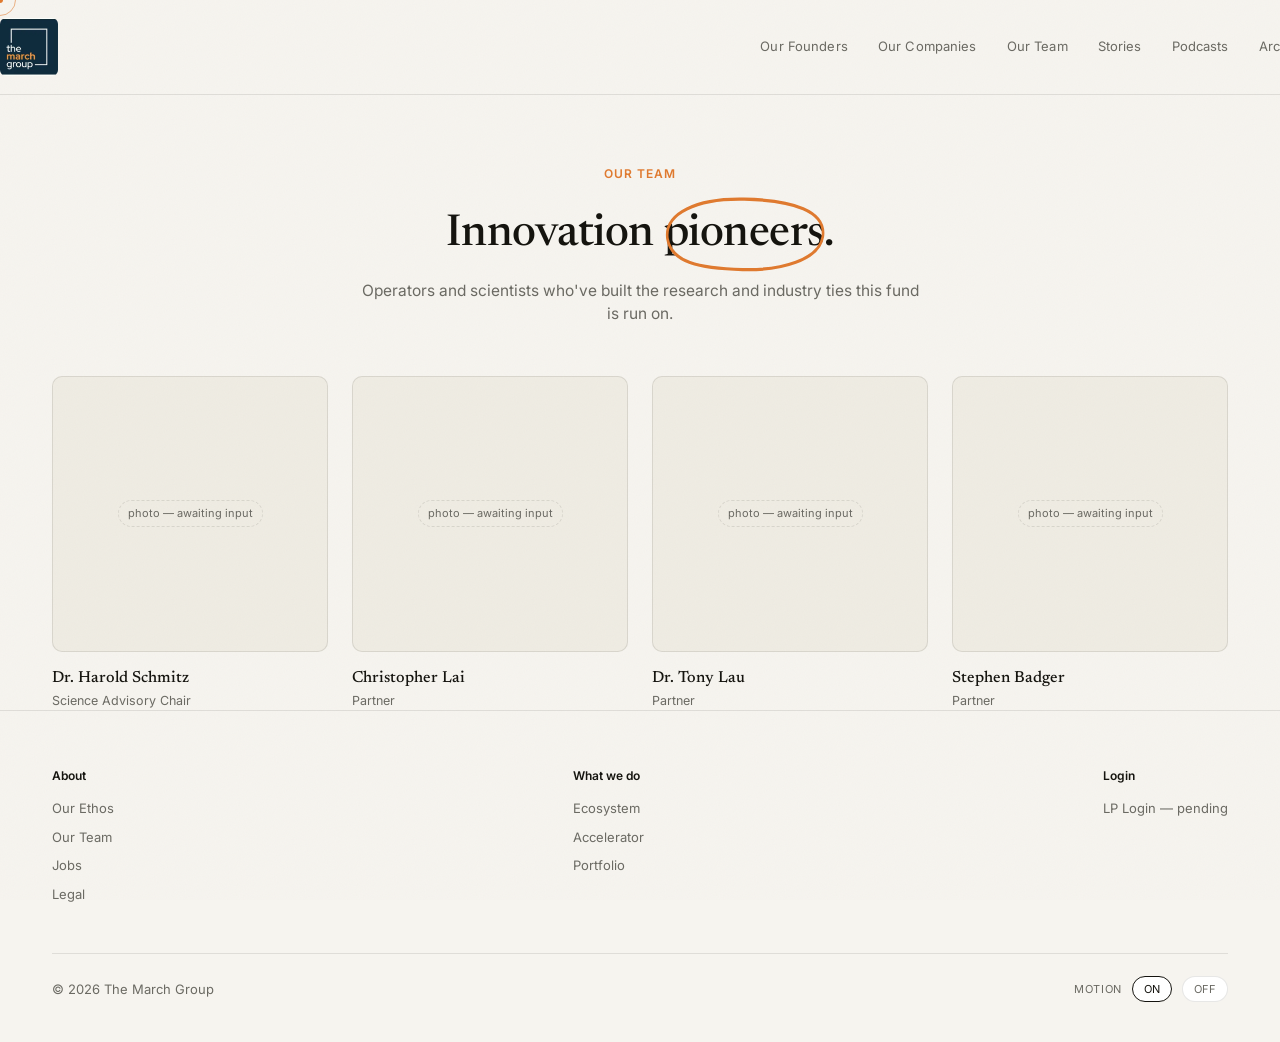
<file: sq-team.html>
<!DOCTYPE html>
<html lang="en">
<head>
<meta charset="UTF-8">
<meta name="viewport" content="width=device-width, initial-scale=1, viewport-fit=cover">
<title>Our Team — The March Group</title>
<link rel="preconnect" href="https://fonts.googleapis.com">
<link rel="preconnect" href="https://fonts.gstatic.com" crossorigin>
<link href="https://fonts.googleapis.com/css2?family=Inter:wght@400;500;600;700&family=Newsreader:ital,wght@0,500;0,600;1,500&display=swap" rel="stylesheet">
<link rel="stylesheet" href="sequoia.css">
</head>
<body>
<div class="grain"></div>
<div class="cx-ring"></div>
<div class="cx-dot"></div>
<header>
  <div class="wrap navrow">
    <a href="index.html" class="logo"><img src="logo.png" alt="The March Group"></a>
    <nav>
      <a href="#" class="nav-mark">Our Founders<svg viewBox="0 0 200 80" preserveAspectRatio="none"><path d="M12,44 C8,20 46,6 100,7 C156,8 194,18 190,42 C186,64 142,74 98,73 C48,72 16,66 12,44 Z"/></svg></a>
      <a href="sq-portfolio.html" class="nav-mark">Our Companies<svg viewBox="0 0 200 80" preserveAspectRatio="none"><path d="M12,44 C8,20 46,6 100,7 C156,8 194,18 190,42 C186,64 142,74 98,73 C48,72 16,66 12,44 Z"/></svg></a>
      <a href="sq-team.html" class="nav-mark">Our Team<svg viewBox="0 0 200 80" preserveAspectRatio="none"><path d="M12,44 C8,20 46,6 100,7 C156,8 194,18 190,42 C186,64 142,74 98,73 C48,72 16,66 12,44 Z"/></svg></a>
      <a href="index.html#stories" class="nav-mark">Stories<svg viewBox="0 0 200 80" preserveAspectRatio="none"><path d="M12,44 C8,20 46,6 100,7 C156,8 194,18 190,42 C186,64 142,74 98,73 C48,72 16,66 12,44 Z"/></svg></a>
      <a href="#" class="nav-mark">Podcasts<svg viewBox="0 0 200 80" preserveAspectRatio="none"><path d="M12,44 C8,20 46,6 100,7 C156,8 194,18 190,42 C186,64 142,74 98,73 C48,72 16,66 12,44 Z"/></svg></a>
      <a href="#" class="nav-mark">Arc<svg viewBox="0 0 200 80" preserveAspectRatio="none"><path d="M12,44 C8,20 46,6 100,7 C156,8 194,18 190,42 C186,64 142,74 98,73 C48,72 16,66 12,44 Z"/></svg></a>
    </nav>
  </div>
</header>
<section class="pagehead">
  <div class="wrap reveal">
    <div class="kicker">Our Team</div>
    <h1 data-float="-10">Innovation <span class="circle-mark">pioneers<svg viewBox="0 0 200 80" preserveAspectRatio="none"><path d="M12,44 C8,20 46,6 100,7 C156,8 194,18 190,42 C186,64 142,74 98,73 C48,72 16,66 12,44 Z"/></svg></span>.</h1>
    <p>Operators and scientists who've built the research and industry ties this fund is run on.</p>
  </div>
</section>
<section style="border-top:none; padding-top:0;">
  <div class="wrap">
    <div class="team4 reveal">
      <div class="member"><div class="ph"><span>photo — awaiting input</span></div><h4>Dr. Harold Schmitz</h4><div class="role">Science Advisory Chair</div></div>
      <div class="member"><div class="ph"><span>photo — awaiting input</span></div><h4>Christopher Lai</h4><div class="role">Partner</div></div>
      <div class="member"><div class="ph"><span>photo — awaiting input</span></div><h4>Dr. Tony Lau</h4><div class="role">Partner</div></div>
      <div class="member"><div class="ph"><span>photo — awaiting input</span></div><h4>Stephen Badger</h4><div class="role">Partner</div></div>
    </div>
  </div>
</section>
<footer>
  <div class="wrap">
    <div class="fcols">
      <div class="fcol">
        <h5>About</h5>
        <a href="#">Our Ethos</a>
        <a href="sq-team.html">Our Team</a>
        <a href="#">Jobs</a>
        <a href="#">Legal</a>
      </div>
      <div class="fcol">
        <h5>What we do</h5>
        <a href="sq-ecosystem.html">Ecosystem</a>
        <a href="sq-accelerator.html">Accelerator</a>
        <a href="sq-portfolio.html">Portfolio</a>
      </div>
      <div class="fcol">
        <h5>Login</h5>
        <a href="#">LP Login — pending</a>
      </div>
    </div>
    <div class="fbottom">
      <span>© 2026 The March Group</span>
      <div class="motion-toggle">
        MOTION
        <button id="motionOn" class="active">ON</button>
        <button id="motionOff">OFF</button>
      </div>
    </div>
  </div>
</footer>
<script src="sequoia.js"></script>
</body>
</html>
</file>
<file: sequoia.css>
:root{
  --bg:#f6f4ef; --card:#ffffff; --line:rgba(20,20,18,0.10);
  --text:#15140f; --muted:#6b6a63; --accent:#e07a2f; --accent2:#8a5a2b;
}
*{box-sizing:border-box; margin:0; padding:0;}
html{scroll-behavior:smooth;}
body{background:var(--bg); color:var(--text); font-family:'Inter',sans-serif; line-height:1.5; overflow-x:hidden;}
a{color:inherit; text-decoration:none;}
.wrap{max-width:1240px; margin:0 auto; padding:0 32px;}

@media(hover:hover) and (pointer:fine){ body,a,button{cursor:none;} }
.cx-dot,.cx-ring{position:fixed; top:0; left:0; z-index:9999; pointer-events:none; border-radius:50%; will-change:transform; transform:translate(-50%,-50%);}
.cx-dot{width:6px; height:6px; background:var(--accent);}
.cx-ring{width:32px; height:32px; border:1px solid rgba(224,122,47,0.55); transition:width .25s,height .25s,border-color .25s,background .25s;}
.cx-ring.hover{width:54px; height:54px; border-color:rgba(224,122,47,0.85); background:rgba(224,122,47,0.08);}
@media(hover:none),(pointer:coarse){ .cx-dot,.cx-ring{display:none;} }

.grain{position:fixed; inset:0; z-index:9998; pointer-events:none; opacity:0.035; mix-blend-mode:multiply;
  background-image:url("data:image/svg+xml;utf8,<svg xmlns='http://www.w3.org/2000/svg' width='120' height='120'><filter id='n'><feTurbulence type='fractalNoise' baseFrequency='0.9' numOctaves='2' stitchTiles='stitch'/></filter><rect width='100%25' height='100%25' filter='url(%23n)'/></svg>");}

.magnetic{display:inline-block; transition:transform .18s ease-out;}

.reveal{opacity:0; transform:translateY(22px); transition:opacity .7s cubic-bezier(.2,.7,.3,1), transform .7s cubic-bezier(.2,.7,.3,1);}
.reveal.in{opacity:1; transform:translateY(0);}

/* pen-drawn circle highlight (hero keyword + nav hover) */
.circle-mark{position:relative; display:inline-block;}
.circle-mark svg{position:absolute; inset:-0.22em -0.16em; width:calc(100% + 0.32em); height:calc(100% + 0.44em); pointer-events:none; overflow:visible;}
.circle-mark path{fill:none; stroke:var(--accent); stroke-width:3; stroke-linecap:round; stroke-dasharray:600; stroke-dashoffset:600; transition:stroke-dashoffset 1.1s cubic-bezier(.2,.7,.2,1);}
.circle-mark.in path{stroke-dashoffset:0;}

.nav-mark{position:relative;}
.nav-mark svg{position:absolute; inset:-0.4em -0.35em; width:calc(100% + 0.7em); height:calc(100% + 0.8em); pointer-events:none; overflow:visible;}
.nav-mark path{fill:none; stroke:var(--accent); stroke-width:2; stroke-linecap:round; stroke-dasharray:600; stroke-dashoffset:600; transition:stroke-dashoffset .55s ease;}
.nav-mark:hover path{stroke-dashoffset:0;}

/* ---- header ---- */
header{border-bottom:1px solid var(--line); position:relative; z-index:2;}
.navrow{display:flex; align-items:center; justify-content:space-between; padding:18px 0; flex-wrap:wrap; gap:16px 24px; max-width:100%;}
.logo{display:inline-block;}
.logo img{height:58px; width:auto; display:block; border-radius:6px;}
nav{display:flex; align-items:center; gap:30px; flex-wrap:wrap;}
nav a{font-size:13px; color:var(--muted); letter-spacing:0.01em; transition:color .2s; padding:2px 0;}
nav a:hover{color:var(--text);}
@media(max-width:700px){ nav{gap:16px; font-size:12px;} }

/* ---- hero ---- */
.hero{padding:90px 0 60px; text-align:center;}
.hero h1{font-family:'Newsreader'; font-weight:500; font-size:clamp(30px,5vw,50px); line-height:1.22; max-width:820px; margin:0 auto; letter-spacing:-0.01em;}

/* ---- story grid ---- */
.grid-wrap{padding:20px 0 80px; position:relative; z-index:1;}
.sgrid{display:grid; grid-template-columns:repeat(3,1fr); gap:2px; background:var(--line); border:1px solid var(--line);}
.scard{background:var(--card); padding:26px; display:flex; flex-direction:column; min-height:300px; transition:background .25s; will-change:transform;}
.scard:hover{background:#fbfaf6;}
.scard .thumb{aspect-ratio:16/10; border-radius:6px; margin-bottom:18px; position:relative; overflow:hidden; background:#efece3;}
.scard .thumb.pending{display:flex; align-items:center; justify-content:center;}
.scard .thumb.pending span{font-size:11px; color:var(--muted); border:1px dashed var(--line); padding:5px 10px; border-radius:100px;}
.scard .tag{font-size:11px; text-transform:uppercase; letter-spacing:0.07em; color:var(--accent); font-weight:600; margin-bottom:10px;}
.scard h3{font-family:'Newsreader'; font-weight:500; font-size:19px; line-height:1.3; margin-bottom:10px;}
.scard .byline{font-size:12.5px; color:var(--muted); margin-top:auto; padding-top:14px;}
.scard .cta{font-size:12px; color:var(--text); font-weight:600; margin-top:10px; display:inline-flex; align-items:center; gap:5px;}
.scard .cta::after{content:'→'; transition:transform .2s;}
.scard:hover .cta::after{transform:translateX(3px);}
.scard.span2{grid-column:span 2;}
@media(max-width:900px){ .sgrid{grid-template-columns:1fr 1fr;} .scard.span2{grid-column:span 2;} }
@media(max-width:640px){ .sgrid{grid-template-columns:1fr;} .scard.span2{grid-column:span 1;} }

.viz{position:absolute; inset:0;}
.viz-nutrition{background:radial-gradient(circle at 30% 30%, rgba(224,122,47,0.35), transparent 55%), repeating-linear-gradient(115deg, rgba(21,20,15,0.08) 0 2px, transparent 2px 22px);}
.viz-ai{background:#12140f;}
.viz-ai svg{width:100%; height:100%;}
.viz-food{background:linear-gradient(160deg,#d7e0c6,#eef0e4);}
.viz-food svg{width:100%; height:100%;}

/* ---- page header (subpages) ---- */
.pagehead{padding:70px 0 50px; text-align:center;}
.pagehead .kicker{font-size:12px; letter-spacing:0.08em; text-transform:uppercase; color:var(--accent); font-weight:600; margin-bottom:14px;}
.pagehead h1{font-family:'Newsreader'; font-weight:500; font-size:clamp(28px,4.4vw,44px); max-width:720px; margin:0 auto; letter-spacing:-0.01em;}
.pagehead p{color:var(--muted); max-width:560px; margin:16px auto 0; font-size:15.5px;}

/* ---- generic cards (portfolio / stats / team) ---- */
.cards3{display:grid; grid-template-columns:repeat(3,1fr); gap:2px; background:var(--line); border:1px solid var(--line);}
.card-item{background:var(--card); padding:28px; min-height:150px; display:flex; flex-direction:column; justify-content:flex-end; position:relative; transition:background .25s;}
.card-item:hover{background:#fbfaf6;}
.card-item h4{font-family:'Newsreader'; font-size:18px; font-weight:500; margin-bottom:6px;}
.card-item .tag2{font-size:12px; color:var(--muted);}
.card-item .pend{position:absolute; top:20px; right:20px; font-size:10.5px; color:var(--muted); border:1px dashed var(--line); padding:4px 9px; border-radius:100px;}
@media(max-width:860px){ .cards3{grid-template-columns:1fr 1fr;} }
@media(max-width:560px){ .cards3{grid-template-columns:1fr;} }

.pfilter{display:flex; gap:10px; margin-bottom:28px; flex-wrap:wrap;}
.pfilter button{background:none; border:1px solid var(--line); color:var(--muted); padding:7px 15px; border-radius:100px; font-size:12.5px; cursor:pointer; font-family:inherit;}
.pfilter button.active,.pfilter button:hover{border-color:var(--accent); color:var(--text);}

.team4{display:grid; grid-template-columns:repeat(4,1fr); gap:24px;}
.member .ph{aspect-ratio:1; border-radius:10px; background:#efece3; border:1px solid var(--line); margin-bottom:14px; display:flex; align-items:center; justify-content:center;}
.member .ph span{font-size:11px; color:var(--muted); border:1px dashed var(--line); padding:4px 9px; border-radius:100px;}
.member h4{font-family:'Newsreader'; font-size:16px; font-weight:500;}
.member .role{color:var(--muted); font-size:12.5px; margin-top:2px;}
@media(max-width:860px){ .team4{grid-template-columns:1fr 1fr;} }

.stats5{display:grid; grid-template-columns:repeat(5,1fr); gap:2px; background:var(--line); border:1px solid var(--line);}
.stat-item{background:var(--card); padding:30px 20px;}
.stat-item .num{font-family:'Newsreader'; font-style:italic; font-size:clamp(24px,3vw,36px); color:var(--accent);}
.stat-item .lbl{color:var(--muted); font-size:12px; margin-top:6px;}
@media(max-width:860px){ .stats5{grid-template-columns:1fr 1fr;} }

.marquee-wrap{overflow:hidden; border-top:1px solid var(--line); border-bottom:1px solid var(--line); padding:26px 0;}
.marquee{display:flex; gap:56px; width:max-content; animation:mscroll 26s linear infinite;}
.marquee span{color:var(--muted); font-size:14px; white-space:nowrap; font-family:'Newsreader'; font-style:italic;}
@keyframes mscroll{from{transform:translateX(0);} to{transform:translateX(-50%);}}

/* ---- portfolio band ---- */
.pband{padding:60px 0 90px; border-top:1px solid var(--line);}
.pband .head{display:flex; justify-content:space-between; align-items:baseline; margin-bottom:34px; flex-wrap:wrap; gap:12px;}
.pband h2{font-family:'Newsreader'; font-weight:500; font-size:26px;}
.pband .head a{font-size:13px; color:var(--muted); border-bottom:1px solid var(--line);}
.wordmarks{display:grid; grid-template-columns:repeat(5,1fr); gap:1px; background:var(--line); border:1px solid var(--line);}
.wordmarks span{background:var(--card); padding:28px 10px; text-align:center; font-family:'Newsreader'; font-style:italic; font-size:16px; color:var(--text); opacity:0.75;}
@media(max-width:860px){ .wordmarks{grid-template-columns:repeat(3,1fr);} }
@media(max-width:560px){ .wordmarks{grid-template-columns:repeat(2,1fr);} }

/* ---- cta ---- */
.cta-sec{text-align:center; padding:110px 0; border-top:1px solid var(--line);}
.cta-sec h2{font-family:'Newsreader'; font-weight:500; font-size:clamp(26px,4vw,40px); max-width:640px; margin:0 auto 26px;}
.btn{padding:13px 24px; border-radius:100px; font-size:13.5px; font-weight:600; display:inline-block; border:1px solid var(--text);}
.btn-primary{background:var(--text); color:var(--bg);}
.btn-ghost{border:1px solid var(--line); color:var(--text);}

/* ---- footer ---- */
footer{border-top:1px solid var(--line); padding:56px 0 40px; font-size:13px; color:var(--muted);}
.fcols{display:flex; justify-content:space-between; flex-wrap:wrap; gap:40px; margin-bottom:40px;}
.fcol h5{font-size:12px; color:var(--text); margin-bottom:14px; font-weight:600;}
.fcol a{display:block; margin-bottom:9px; color:var(--muted);}
.fcol a:hover{color:var(--text);}
.fbottom{display:flex; justify-content:space-between; align-items:center; padding-top:22px; border-top:1px solid var(--line); flex-wrap:wrap; gap:14px;}
.motion-toggle{display:flex; align-items:center; gap:10px; font-size:11px; letter-spacing:0.06em; text-transform:uppercase;}
.motion-toggle button{border:1px solid var(--line); background:var(--card); padding:5px 11px; border-radius:100px; font-size:11px; color:var(--muted); cursor:pointer; font-family:inherit;}
.motion-toggle button.active{color:var(--text); border-color:var(--text);}

@media(prefers-reduced-motion:reduce){
  .cx-dot,.cx-ring,.grain{display:none;} body,a,button{cursor:auto;}
  .reveal{opacity:1; transform:none; transition:none;}
  .circle-mark path{transition:none;}
}
</file>
